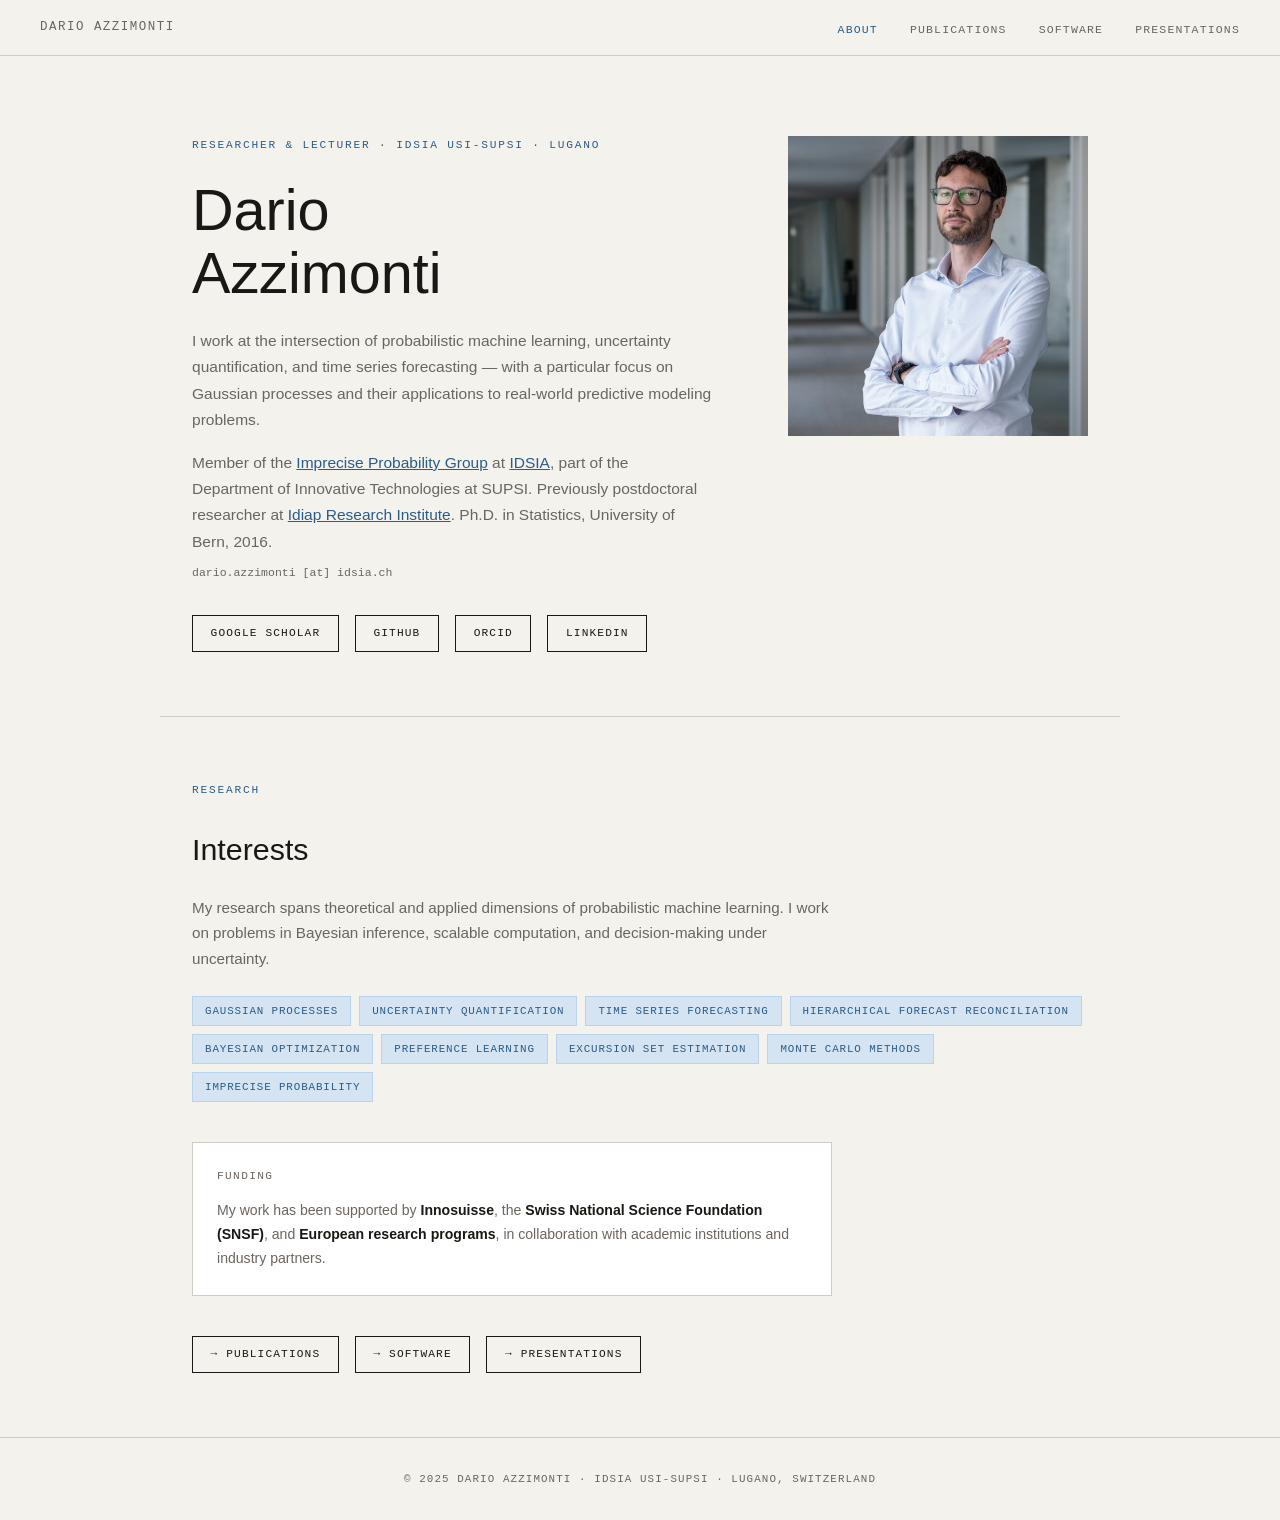
<file: index.html>
<!DOCTYPE html>
<html lang="en">
<head>
  <meta charset="UTF-8" />
  <meta name="viewport" content="width=device-width, initial-scale=1.0"/>
  <meta name="google-site-verification" content="cHqIVxnvLTUUlIMS-2P723vXg54IjlJiw1Raj-4EVIY" />
  <!-- Open Graph / link preview -->
  <meta property="og:type"        content="website">
  <meta property="og:url"         content="https://dazzimonti.github.io/">
  <meta property="og:title"       content="Dario Azzimonti">
  <meta property="og:description" content="Researcher at IDSIA USI-SUPSI working on probabilistic machine learning, uncertainty quantification, and time series forecasting.">
  <meta property="og:image"       content="https://dazzimonti.github.io/assets/DarioAzzimonti_square.png">

  <!-- Twitter/X card (also used by some other apps) -->
  <meta name="twitter:card"        content="summary_large_image">
  <meta name="twitter:title"       content="Dario Azzimonti">
  <meta name="twitter:description" content="Researcher at IDSIA USI-SUPSI working on probabilistic machine learning, uncertainty quantification, and time series forecasting.">
  <meta name="twitter:image"       content="https://dazzimonti.github.io/assets/DarioAzzimonti_square.png">
  <title>Dario Azzimonti</title>
  <link rel="stylesheet" href="css/style.css">
</head>
<body>

<nav>
  <a class="nav-name" href="index.html">Dario Azzimonti</a>
  <ul class="nav-links">
    <li><a href="index.html" class="active">About</a></li>
    <li><a href="publications.html">Publications</a></li>
    <li><a href="software.html">Software</a></li>
    <li><a href="presentations.html">Presentations</a></li>
  </ul>
</nav>

<!-- HERO -->
<div class="page hero-grid" style="display:grid; grid-template-columns:1fr 300px; gap:4rem; align-items:start; padding-top:5rem;">
  <div style="opacity:0; animation: fadeUp 0.8s ease forwards 0.1s;">
    <p class="section-label">Researcher &amp; Lecturer · IDSIA USI-SUPSI · Lugano</p>
    <h1>Dario<br>Azzimonti</h1>
    <p style="color:var(--muted); font-size:0.97rem; max-width:520px; margin-top:1.4rem; margin-bottom:1rem;">
      I work at the intersection of probabilistic machine learning, uncertainty quantification, and time series forecasting — with a particular focus on Gaussian processes and their applications to real-world predictive modeling problems.
    </p>
    <p style="color:var(--muted); font-size:0.97rem; max-width:520px; margin-bottom:0.5rem;">
      Member of the <a href="http://ipg.idsia.ch/" style="color:var(--accent)">Imprecise Probability Group</a> at <a href="http://www.idsia.ch/" style="color:var(--accent)">IDSIA</a>, part of the Department of Innovative Technologies at SUPSI. Previously postdoctoral researcher at <a href="http://www.idiap.ch/" style="color:var(--accent)">Idiap Research Institute</a>. Ph.D. in Statistics, University of Bern, 2016.
    </p>
    <p style="font-family:var(--mono); font-size:0.72rem; color:var(--muted); margin-bottom:2rem;">
      dario.azzimonti [at] idsia.ch
    </p>
    <div style="display:flex; gap:1rem; flex-wrap:wrap;">
      <a class="btn" href="https://scholar.google.ch/citations?user=CibU0GIAAAAJ&hl=en" target="_blank">Google Scholar</a>
      <a class="btn" href="https://github.com/dazzimonti" target="_blank">GitHub</a>
      <a class="btn" href="https://orcid.org/0000-0001-5080-3061" target="_blank">ORCID</a>
      <a class="btn" href="https://www.linkedin.com/in/dario-filippo-azzimonti-57016754" target="_blank">LinkedIn</a>
    </div>
  </div>

  <div style="opacity:0; animation: fadeIn 1s ease forwards 0.3s; position:relative;">
    <img src="assets/DarioAzzimonti_square.png" alt="Dario Azzimonti" style="width:100%; display:block; filter:grayscale(20%);">
  </div>
</div>

<!-- RESEARCH INTERESTS -->
<div class="page" style="border-top:1px solid var(--rule);">
  <p class="section-label">Research</p>
  <h2>Interests</h2>
  <p style="color:var(--muted); max-width:640px; font-size:0.95rem; margin-bottom:1.5rem;">
    My research spans theoretical and applied dimensions of probabilistic machine learning. I work on problems in Bayesian inference, scalable computation, and decision-making under uncertainty.
  </p>
  <div style="display:flex; flex-wrap:wrap; gap:0.5rem;">
    <span class="tag">Gaussian Processes</span>
    <span class="tag">Uncertainty Quantification</span>
    <span class="tag">Time Series Forecasting</span>
    <span class="tag">Hierarchical Forecast Reconciliation</span>
    <span class="tag">Bayesian Optimization</span>
    <span class="tag">Preference Learning</span>
    <span class="tag">Excursion Set Estimation</span>
    <span class="tag">Monte Carlo Methods</span>
    <span class="tag">Imprecise Probability</span>
  </div>

  <div style="margin-top:2.5rem; padding:1.5rem; background:var(--card); border:1px solid var(--rule); max-width:640px;">
    <p style="font-family:var(--mono); font-size:0.7rem; letter-spacing:0.12em; text-transform:uppercase; color:var(--muted); margin-bottom:0.8rem;">Funding</p>
    <p style="font-size:0.88rem; color:var(--muted); line-height:1.7;">
      My work has been supported by <strong style="color:var(--ink)">Innosuisse</strong>, the <strong style="color:var(--ink)">Swiss National Science Foundation (SNSF)</strong>, and <strong style="color:var(--ink)">European research programs</strong>, in collaboration with academic institutions and industry partners.
    </p>
  </div>

  <div style="margin-top:2.5rem; display:flex; gap:1rem; flex-wrap:wrap;">
    <a class="btn" href="publications.html">→ Publications</a>
    <a class="btn" href="software.html">→ Software</a>
    <a class="btn" href="presentations.html">→ Presentations</a>
  </div>
</div>

<footer>
  © 2025 Dario Azzimonti · IDSIA USI-SUPSI · Lugano, Switzerland
</footer>

</body>
</html>
</file>
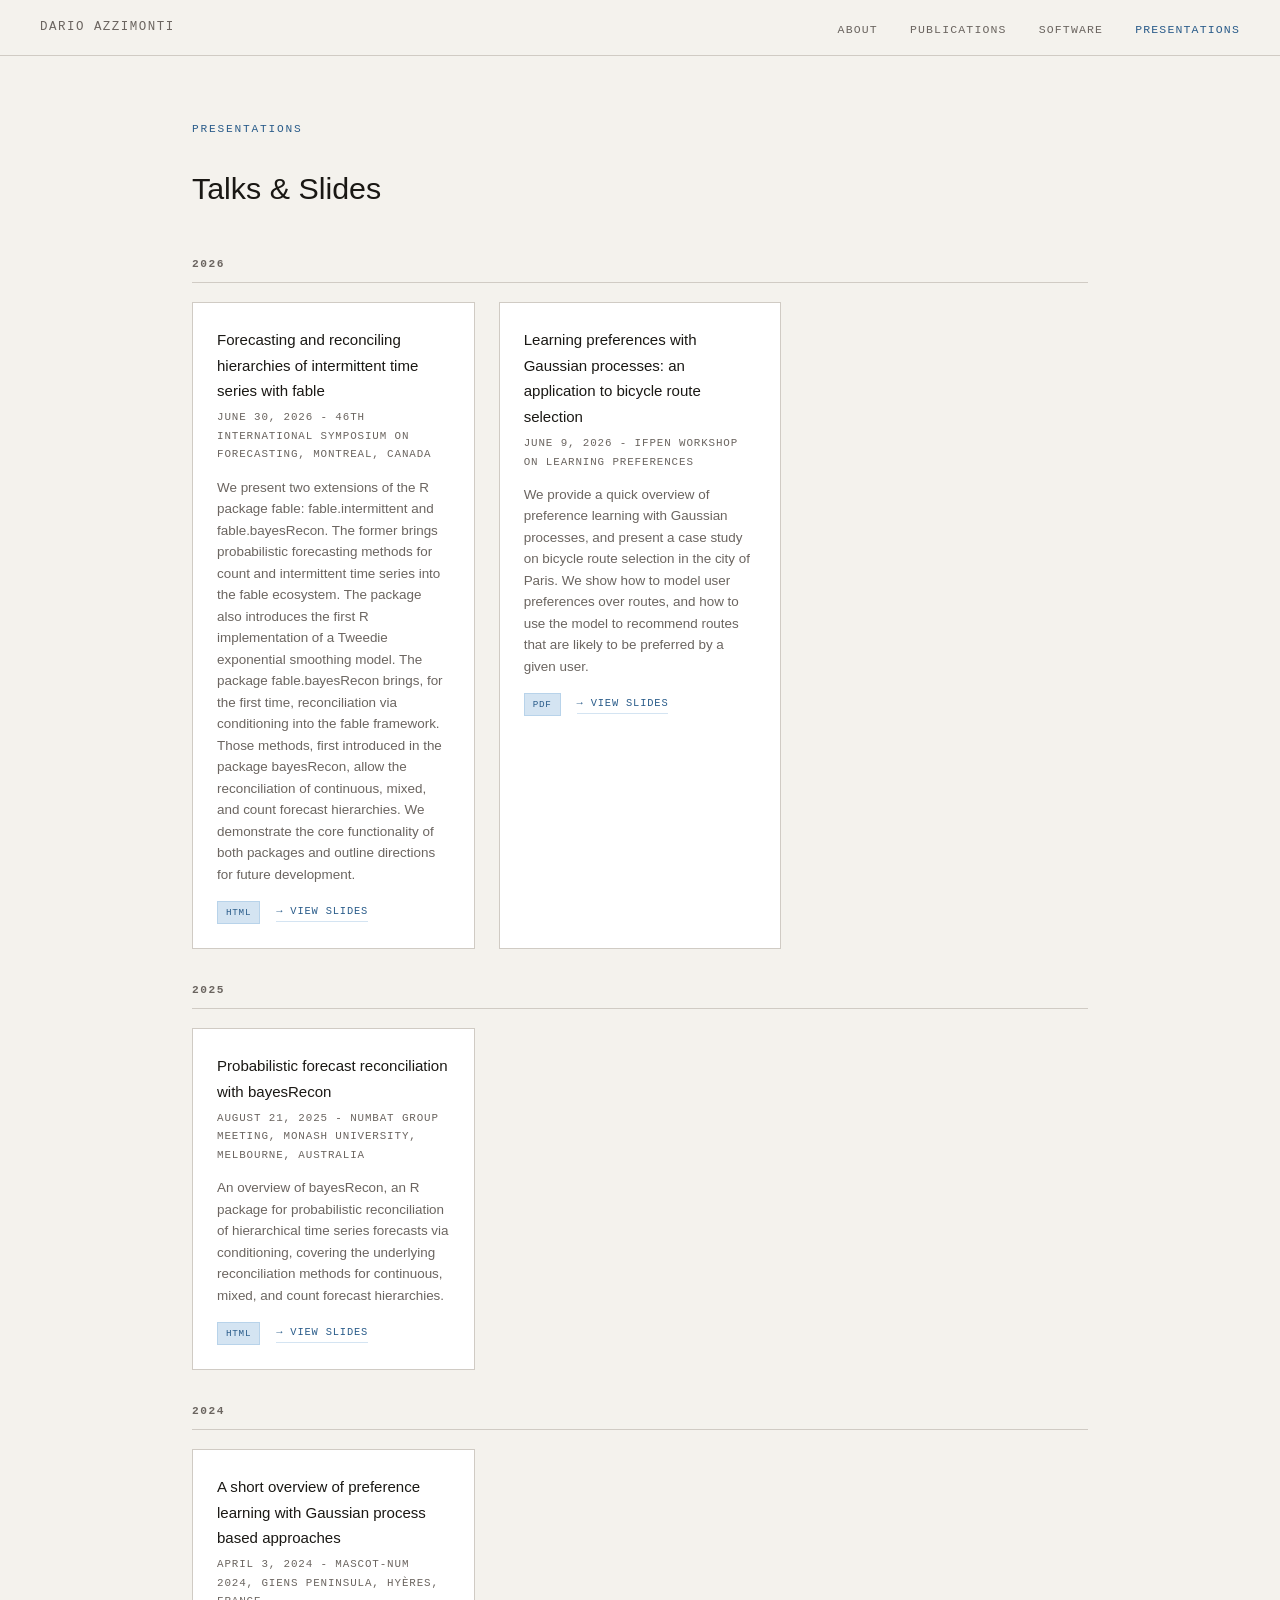
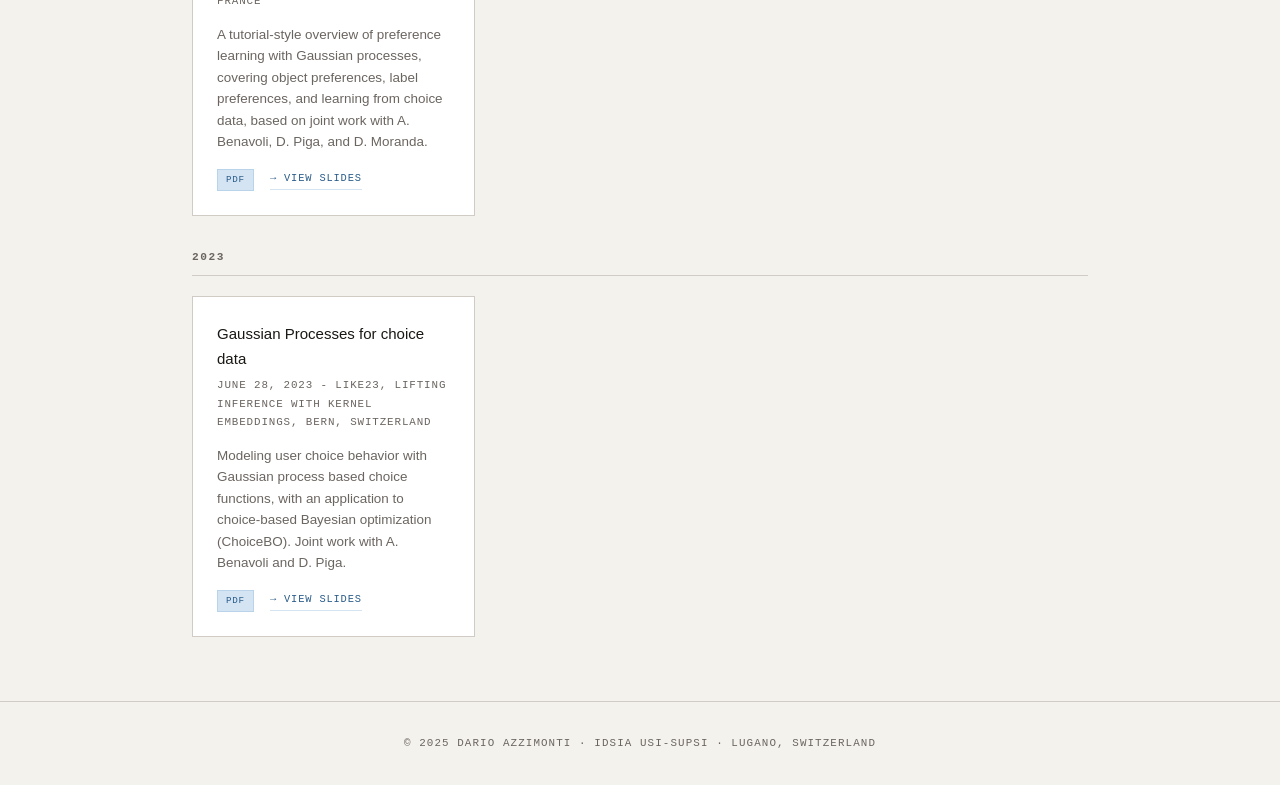
<file: presentations.html>
<!DOCTYPE html>
<html lang="en">
<head>
  <meta charset="UTF-8" />
  <meta name="viewport" content="width=device-width, initial-scale=1.0"/>
  <title>Presentations · Dario Azzimonti</title>
  <link rel="stylesheet" href="css/style.css">
</head>
<body>

<nav>
  <a class="nav-name" href="index.html">Dario Azzimonti</a>
  <ul class="nav-links">
    <li><a href="index.html">About</a></li>
    <li><a href="publications.html">Publications</a></li>
    <li><a href="software.html">Software</a></li>
    <li><a href="presentations.html" class="active">Presentations</a></li>
  </ul>
</nav>

<div class="page">
  <p class="section-label">Presentations</p>
  <h2>Talks &amp; Slides</h2>
  <!-- <p style="color:var(--muted); font-size:0.88rem; margin-bottom:0.5rem;">
    To update this page, edit presentations.html directly.
    Each talk is a .talk-card block — copy an existing one and fill in the fields.
    For local files, drop the PDF/HTML into assets/presentations/ and point the link there;
    for externally hosted slides, link out to the URL directly.
  -->

  <!-- ══════════════════════════════════════════
       2026
  ══════════════════════════════════════════ -->
  <h3 style="margin-top:2.5rem;">2026</h3>
  <div class="software-grid">

    <div class="talk-card">
      <div class="talk-title">Forecasting and reconciling hierarchies of intermittent time series with fable</div>
      <div class="talk-meta">June 30, 2026 - 46th International Symposium On Forecasting, Montreal, Canada</div>
      <div class="talk-desc">
        We present two extensions of the R package fable: fable.intermittent and fable.bayesRecon. The former brings probabilistic forecasting methods for count and intermittent time series into the fable ecosystem. The package also introduces the first R implementation of a Tweedie exponential smoothing model. The package fable.bayesRecon brings, for the first time, reconciliation via conditioning into the fable framework. Those methods, first introduced in the package bayesRecon, allow the reconciliation of continuous, mixed, and count forecast hierarchies. We demonstrate the core functionality of both packages and outline directions for future development.
      </div>
      <div class="talk-links">
        <span class="talk-format">HTML</span>
        <a class="talk-link" href="assets/presentations/ISF2026.html" target="_blank">→ View slides</a>
      </div>
    </div>

    <div class="talk-card">
      <div class="talk-title">Learning preferences with Gaussian processes: an application to bicycle route selection</div>
      <div class="talk-meta">June 9, 2026 - IFPEN workshop on learning preferences</div>
      <div class="talk-desc">
        We provide a quick overview of preference learning with Gaussian processes, and present a case study on bicycle route selection in the city of Paris. We show how to model user preferences over routes, and how to use the model to recommend routes that are likely to be preferred by a given user.
      </div>
      <div class="talk-links">
        <span class="talk-format">PDF</span>
        <a class="talk-link" href="assets/presentations/Azzimonti_IFPEN.pdf" target="_blank">→ View slides</a>
      </div>
    </div>

  </div>

  <!-- ══════════════════════════════════════════
       2025
  ══════════════════════════════════════════ -->
  <h3>2025</h3>
  <div class="software-grid">

    <div class="talk-card">
      <div class="talk-title">Probabilistic forecast reconciliation with bayesRecon</div>
      <div class="talk-meta">August 21, 2025 - NUMBAT Group meeting, Monash University, Melbourne, Australia</div>
      <div class="talk-desc">
        An overview of bayesRecon, an R package for probabilistic reconciliation of hierarchical time series forecasts via conditioning, covering the underlying reconciliation methods for continuous, mixed, and count forecast hierarchies.
      </div>
      <div class="talk-links">
        <span class="talk-format">HTML</span>
        <a class="talk-link" href="assets/presentations/numbat2025.html" target="_blank">→ View slides</a>
      </div>
    </div>

  </div>

  <!-- ══════════════════════════════════════════
       2024
  ══════════════════════════════════════════ -->
  <h3>2024</h3>
  <div class="software-grid">

    <div class="talk-card">
      <div class="talk-title">A short overview of preference learning with Gaussian process based approaches</div>
      <div class="talk-meta">April 3, 2024 - MASCOT-NUM 2024, Giens Peninsula, Hyères, France</div>
      <div class="talk-desc">
        A tutorial-style overview of preference learning with Gaussian processes, covering object preferences, label preferences, and learning from choice data, based on joint work with A. Benavoli, D. Piga, and D. Moranda.
      </div>
      <div class="talk-links">
        <span class="talk-format">PDF</span>
        <a class="talk-link" href="assets/presentations/Azzimonti_MASCOTNUM_2024.pdf" target="_blank">→ View slides</a>
      </div>
    </div>

  </div>

  <!-- ══════════════════════════════════════════
       2023
  ══════════════════════════════════════════ -->
  <h3>2023</h3>
  <div class="software-grid">

    <div class="talk-card">
      <div class="talk-title">Gaussian Processes for choice data</div>
      <div class="talk-meta">June 28, 2023 - LIKE23, Lifting Inference with Kernel Embeddings, Bern, Switzerland</div>
      <div class="talk-desc">
        Modeling user choice behavior with Gaussian process based choice functions, with an application to choice-based Bayesian optimization (ChoiceBO). Joint work with A. Benavoli and D. Piga.
      </div>
      <div class="talk-links">
        <span class="talk-format">PDF</span>
        <a class="talk-link" href="assets/presentations/Azzimonti_LIKE2023.pdf" target="_blank">→ View slides</a>
      </div>
    </div>

  </div>
</div>

<footer>
  © 2025 Dario Azzimonti · IDSIA USI-SUPSI · Lugano, Switzerland
</footer>

</body>
</html>
</file>
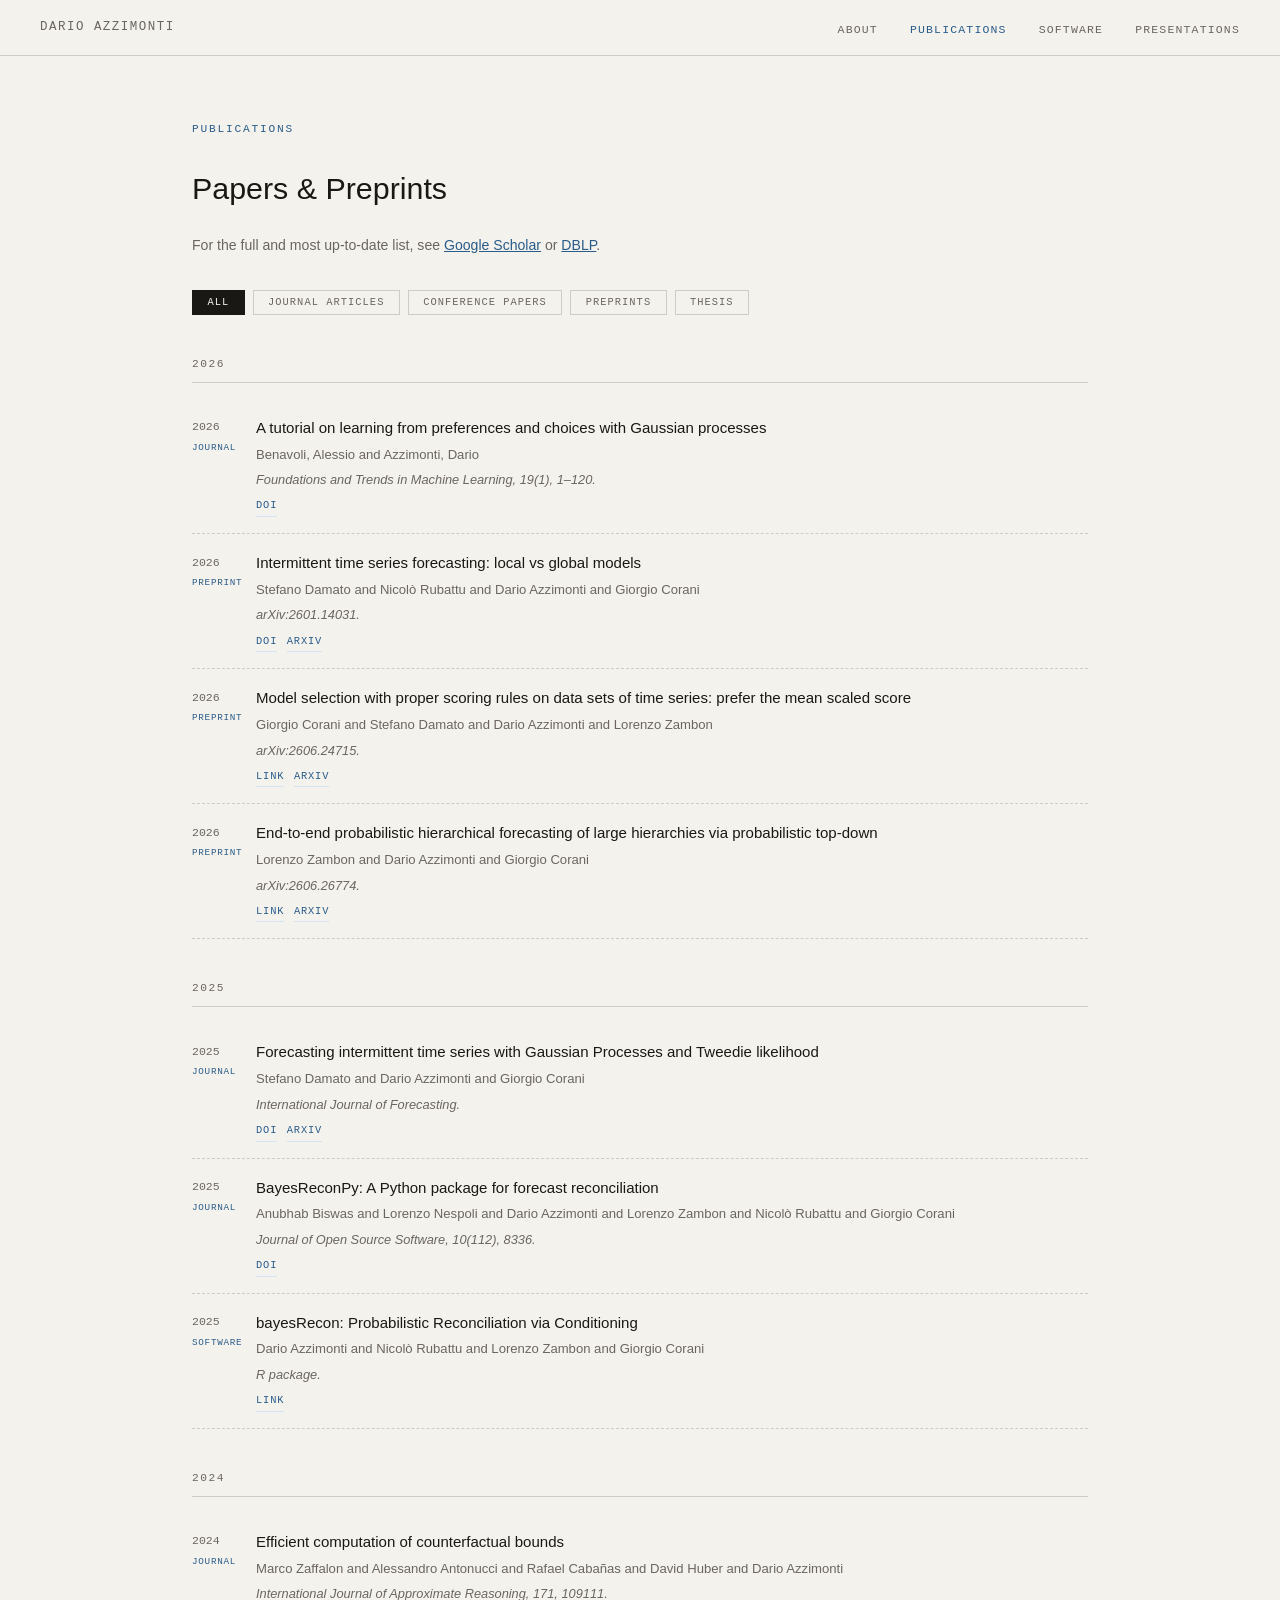
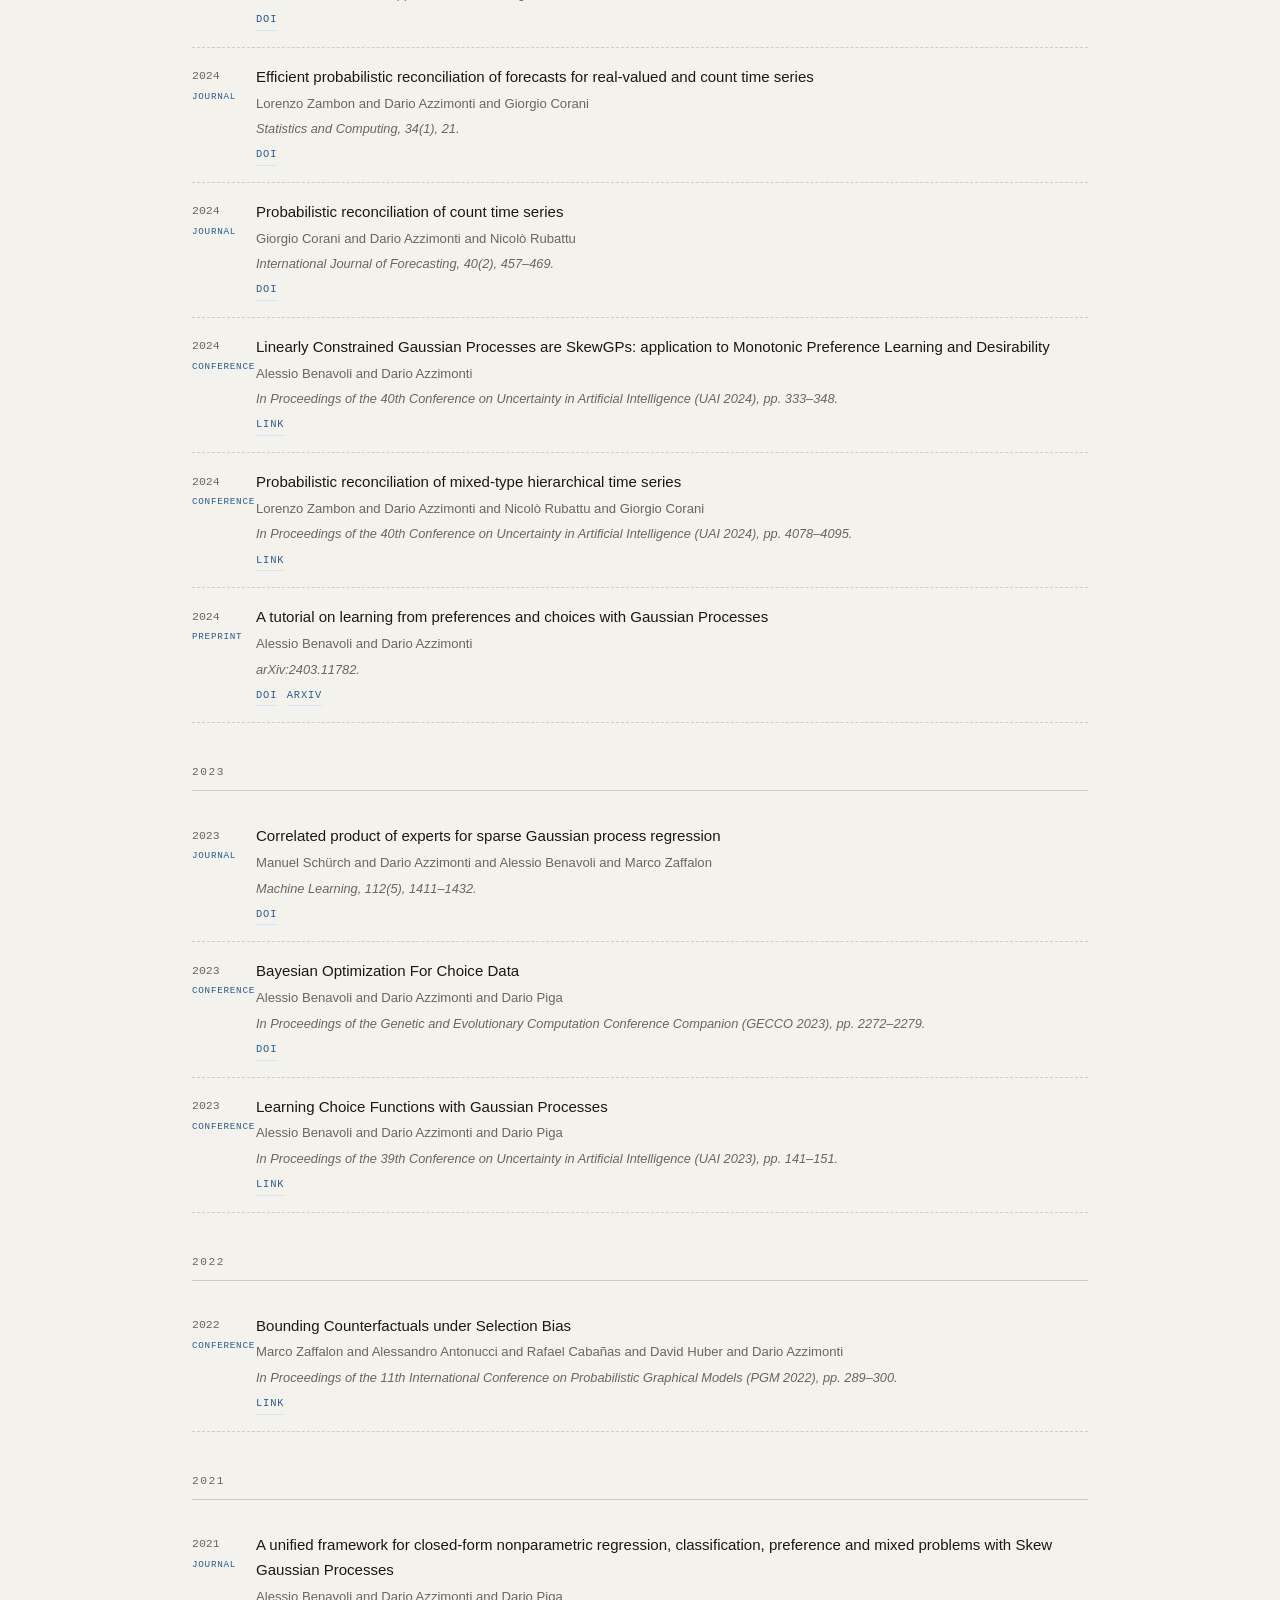
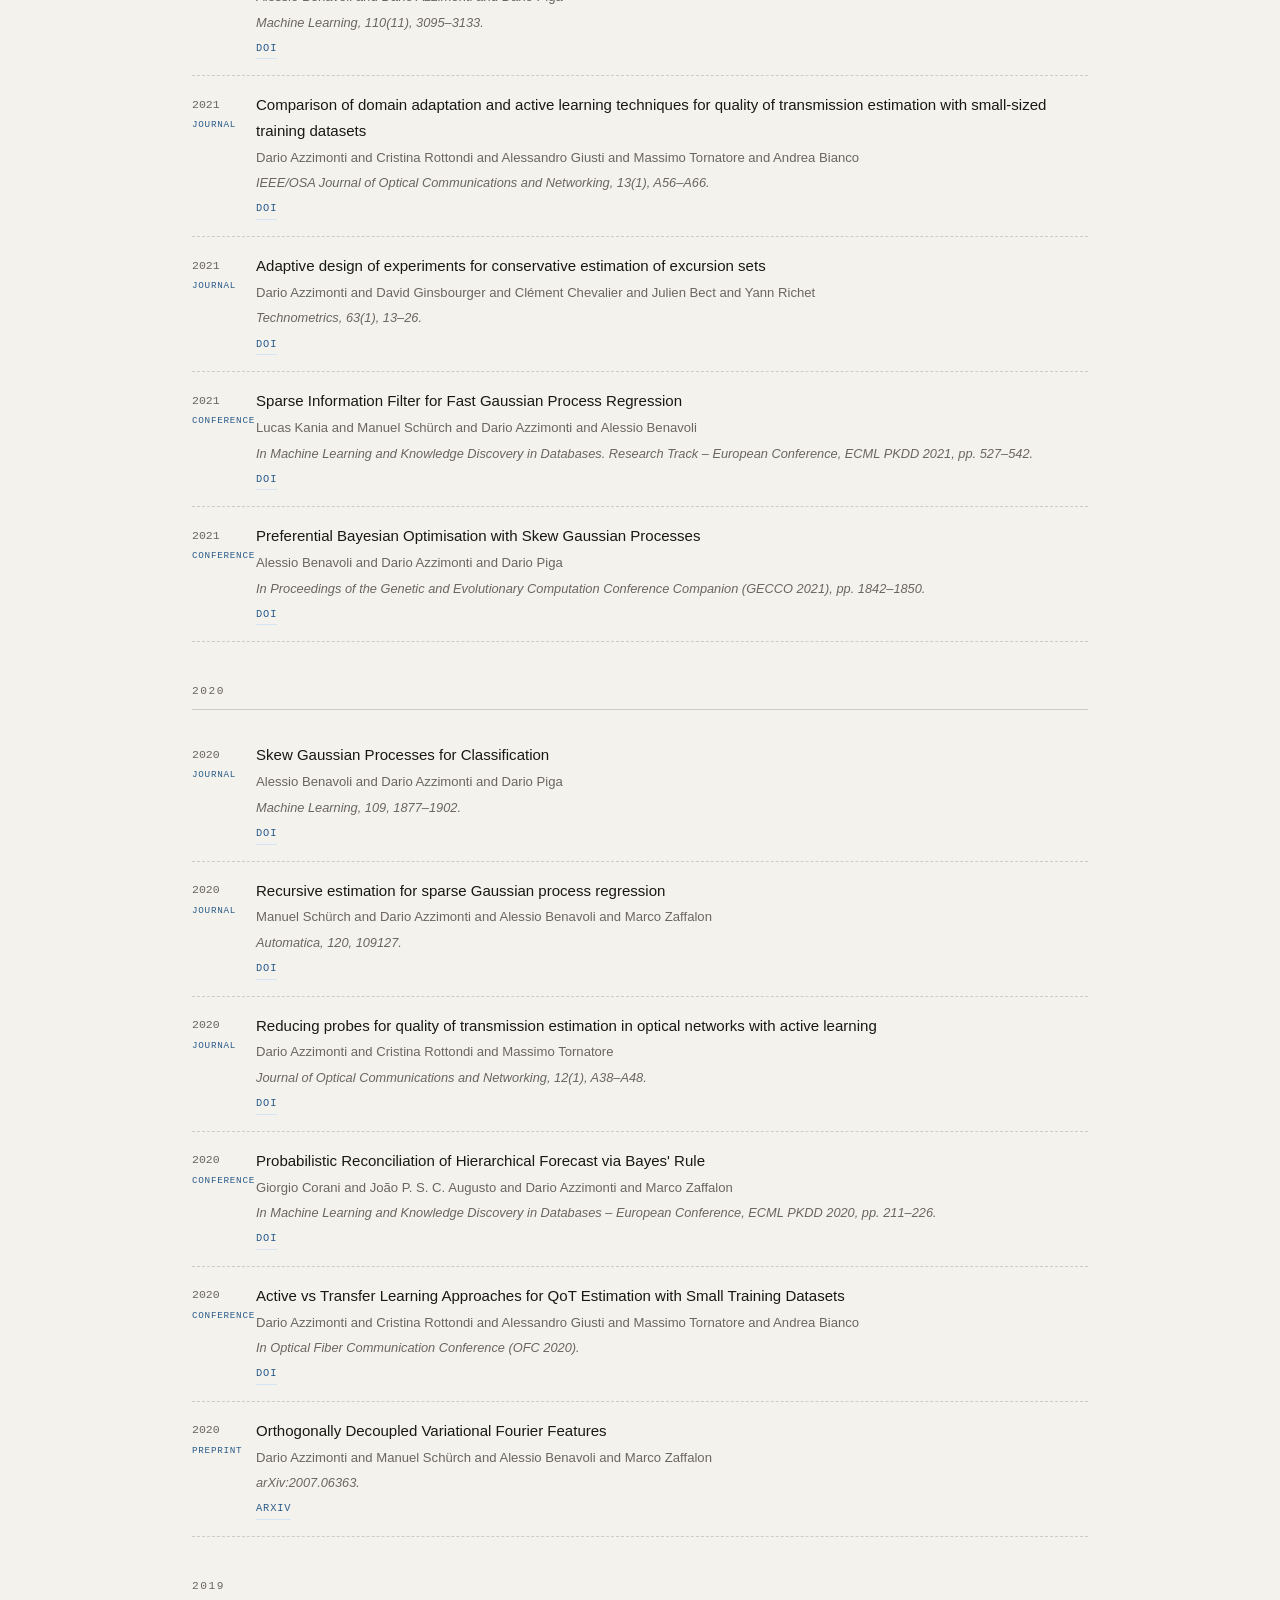
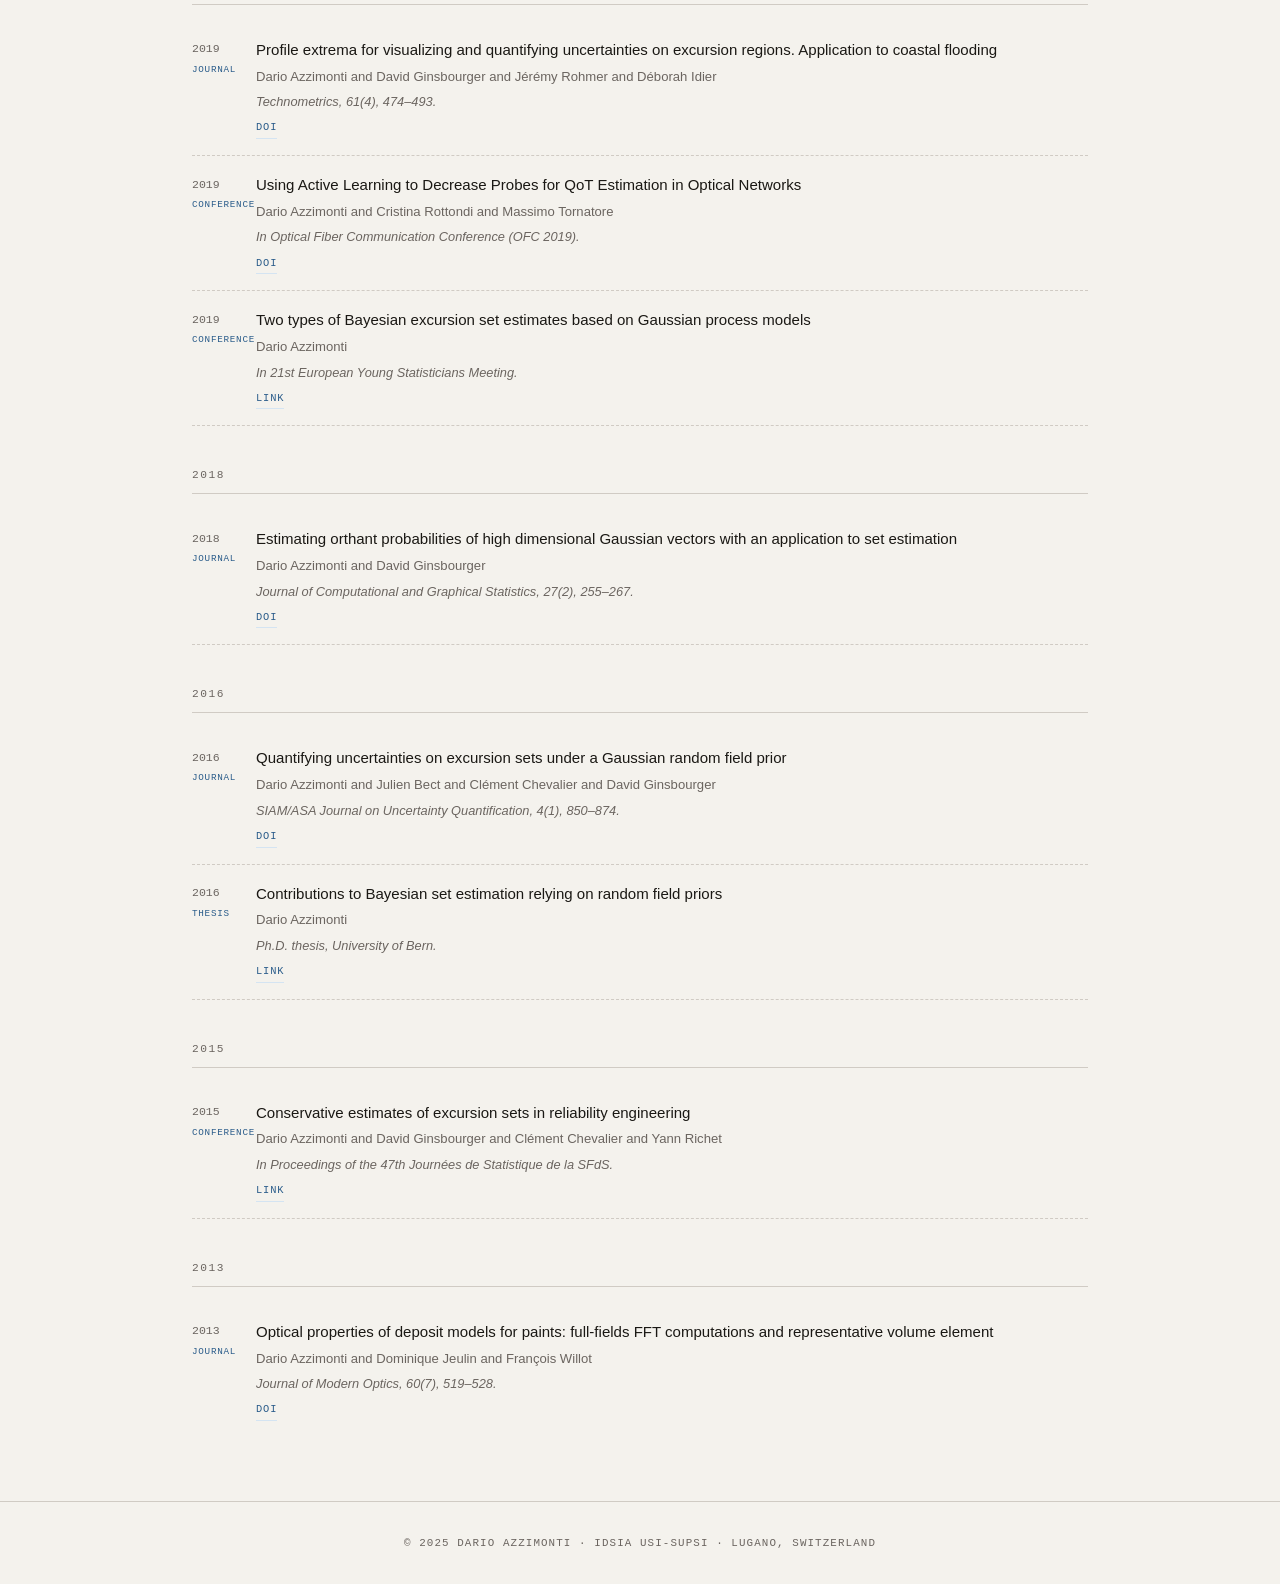
<file: publications.html>
<!DOCTYPE html>
<html lang="en">
<head>
  <meta charset="UTF-8" />
  <meta name="viewport" content="width=device-width, initial-scale=1.0"/>
  <title>Publications · Dario Azzimonti</title>
  <link rel="stylesheet" href="css/style.css">
  <style>
    #bib-loading {
      font-family: var(--mono);
      font-size: 0.75rem;
      color: var(--muted);
      letter-spacing: 0.1em;
      padding: 2rem 0;
    }
    .filter-bar {
      display: flex;
      gap: 0.5rem;
      flex-wrap: wrap;
      margin-bottom: 2.5rem;
    }
    .filter-btn {
      font-family: var(--mono);
      font-size: 0.65rem;
      letter-spacing: 0.1em;
      text-transform: uppercase;
      padding: 0.35rem 0.9rem;
      border: 1px solid var(--rule);
      background: transparent;
      color: var(--muted);
      cursor: pointer;
      transition: all 0.2s;
    }
    .filter-btn:hover, .filter-btn.active {
      background: var(--ink);
      color: var(--bg);
      border-color: var(--ink);
    }
    .year-header {
      font-family: var(--mono);
      font-size: 0.7rem;
      letter-spacing: 0.14em;
      text-transform: uppercase;
      color: var(--muted);
      border-bottom: 1px solid var(--rule);
      padding-bottom: 0.5rem;
      margin: 2.5rem 0 1rem;
    }
    .pub-entry.hidden { display: none; }
    .pub-type-badge {
      display: inline-block;
      font-family: var(--mono);
      font-size: 0.58rem;
      letter-spacing: 0.08em;
      text-transform: uppercase;
      color: var(--accent);
      margin-top: 0.15rem;
    }
  </style>
</head>
<body>

<nav>
  <a class="nav-name" href="index.html">Dario Azzimonti</a>
  <ul class="nav-links">
    <li><a href="index.html">About</a></li>
    <li><a href="publications.html" class="active">Publications</a></li>
    <li><a href="software.html">Software</a></li>
    <li><a href="presentations.html">Presentations</a></li>
  </ul>
</nav>

<div class="page">
  <p class="section-label">Publications</p>
  <h2>Papers &amp; Preprints</h2>
  <p style="color:var(--muted); font-size:0.88rem; margin-bottom:2rem;">
    For the full and most up-to-date list, see
    <a href="https://scholar.google.ch/citations?user=CibU0GIAAAAJ&hl=en" style="color:var(--accent)" target="_blank">Google Scholar</a>
    or <a href="https://dblp.org/pid/241/9859.html" style="color:var(--accent)" target="_blank">DBLP</a>.
  </p>

  <div class="filter-bar">
    <button class="filter-btn active" data-filter="all">All</button>
    <button class="filter-btn" data-filter="article">Journal Articles</button>
    <button class="filter-btn" data-filter="inproceedings">Conference Papers</button>
    <button class="filter-btn" data-filter="misc">Preprints</button>
    <button class="filter-btn" data-filter="phdthesis">Thesis</button>
  </div>

  <div id="bib-loading">Loading publications…</div>
  <div id="pub-list"></div>
</div>

<footer>
  © 2025 Dario Azzimonti · IDSIA USI-SUPSI · Lugano, Switzerland
</footer>

<script>
// ─────────────────────────────────────────────
// BibTeX parser
// ─────────────────────────────────────────────
function parseBib(text) {
  const entries = [];
  text = text.replace(/^%[^\n]*/gm, '');

  const entryRe = /@(\w+)\s*\{([^,\s]+)\s*,/g;
  let match;
  while ((match = entryRe.exec(text)) !== null) {
    const type = match[1].toLowerCase();
    if (['comment','string','preamble'].includes(type)) continue;
    const key   = match[2].trim();
    const start = match.index + match[0].length;

    // Walk forward to find the matching closing brace
    let depth = 1, i = start;
    while (i < text.length && depth > 0) {
      if (text[i] === '{') depth++;
      else if (text[i] === '}') depth--;
      i++;
    }
    const body = text.slice(start, i - 1);
    const fields = parseFields(body);
    entries.push({ type, key, ...fields });
  }
  return entries;
}

function parseFields(body) {
  const fields = {};
  let i = 0;
  while (i < body.length) {
    while (i < body.length && /[\s,]/.test(body[i])) i++;
    if (i >= body.length) break;

    // Field name
    const nameStart = i;
    while (i < body.length && body[i] !== '=') i++;
    const name = body.slice(nameStart, i).trim().toLowerCase();
    i++; // skip '='

    while (i < body.length && /\s/.test(body[i])) i++;
    if (i >= body.length) break;

    let value = '';
    if (body[i] === '{') {
      let depth = 0, start = i;
      while (i < body.length) {
        if (body[i] === '{') depth++;
        else if (body[i] === '}') { depth--; if (depth === 0) { i++; break; } }
        i++;
      }
      value = body.slice(start + 1, i - 1);
    } else if (body[i] === '"') {
      i++;
      const start = i;
      while (i < body.length && body[i] !== '"') i++;
      value = body.slice(start, i);
      i++;
    } else {
      const start = i;
      while (i < body.length && !/[,}]/.test(body[i])) i++;
      value = body.slice(start, i).trim();
    }

    if (name) fields[name] = cleanLatex(value.trim());
  }
  return fields;
}

function cleanLatex(s) {
  const acuteMap  = {a:'á',e:'é',i:'í',o:'ó',u:'ú',A:'Á',E:'É',I:'Í',O:'Ó',U:'Ú'};
  const umlautMap = {a:'ä',e:'ë',i:'ï',o:'ö',u:'ü',A:'Ä',E:'Ë',I:'Ï',O:'Ö',U:'Ü'};
  return s
    .replace(/\{\\'([aeiouAEIOU])\}/g,  (_, c) => acuteMap[c]  || c)
    .replace(/\\'(\w)/g,                (_, c) => acuteMap[c]  || c)
    .replace(/\{\\"([aeiouAEIOU])\}/g,  (_, c) => umlautMap[c] || c)
    .replace(/\\"(\w)/g,                (_, c) => umlautMap[c] || c)
    .replace(/\{\\~([nN])\}/g, (_, c) => c === 'n' ? 'ñ' : 'Ñ')
    .replace(/\\~\{([nN])\}/g, (_, c) => c === 'n' ? 'ñ' : 'Ñ')
    .replace(/\{\\c\{?([cC])\}?\}/g,   (_, c) => c === 'c' ? 'ç' : 'Ç')
    .replace(/\{\\v\{?([sS])\}?\}/g,   (_, c) => c === 's' ? 'š' : 'Š')
    .replace(/\{\\o\}/g, 'ø')
    .replace(/\\&/g, '&')
    .replace(/---/g, '—').replace(/--/g, '–')
    .replace(/[{}]/g, '')
    .replace(/\s+/g, ' ')
    .trim();
}

// ─────────────────────────────────────────────
// Format one entry as APA-like HTML
// ─────────────────────────────────────────────
function formatEntry(e) {
  const type = e.type;

  let venue = '';
  if (type === 'article') {
    const j = e.journal || '';
    const v = e.volume  ? `, <em>${e.volume}</em>` : '';
    const n = e.number  ? `(${e.number})`          : '';
    const p = e.pages   ? `, ${e.pages.replace('--','–')}` : '';
    venue = `<em>${j}</em>${v}${n}${p}.`;

  } else if (type === 'inproceedings') {
    const b = e.booktitle || '';
    const p = e.pages ? `, pp. ${e.pages.replace('--','–')}` : '';
    venue = `In <em>${b}</em>${p}.`;

  } else if (type === 'phdthesis') {
    venue = `Ph.D. thesis, ${e.school || ''}.`;

  } else if (type === 'misc') {
    if (e.eprint) {
      const prefix = e.archiveprefix || 'arXiv';
      venue = `<em>${prefix}</em>:${e.eprint}.`;
    } else if (e.note) {
      venue = e.note + '.';
    }

  } else if (type === 'manual') {
    venue = e.note ? e.note + '.' : 'R package.';
  }

  // Links
  let links = '';
  if (e.doi)              links += `<a class="pub-link" href="https://doi.org/${e.doi}" target="_blank">doi</a>`;
  if (e.url && !e.doi)    links += `<a class="pub-link" href="${e.url}" target="_blank">link</a>`;
  if (e.eprint)           links += `<a class="pub-link" href="https://arxiv.org/abs/${e.eprint}" target="_blank">arXiv</a>`;

  return { venue, links };
}

// ─────────────────────────────────────────────
// Build DOM
// ─────────────────────────────────────────────
function buildPubList(entries) {
  const typePriority = { article:0, inproceedings:1, misc:2, manual:3, phdthesis:4 };
  entries.sort((a, b) => {
    const dy = (parseInt(b.year)||0) - (parseInt(a.year)||0);
    if (dy !== 0) return dy;
    return (typePriority[a.type]??5) - (typePriority[b.type]??5);
  });

  const byYear = {};
  entries.forEach(e => {
    const y = e.year || 'n.d.';
    (byYear[y] = byYear[y] || []).push(e);
  });

  const typeBadge = {
    article:       'Journal',
    inproceedings: 'Conference',
    misc:          'Preprint',
    manual:        'Software',
    phdthesis:     'Thesis',
  };

  const container = document.getElementById('pub-list');
  container.innerHTML = '';

  Object.keys(byYear).sort((a,b) => (parseInt(b)||0) - (parseInt(a)||0)).forEach(year => {
    const yearEl = document.createElement('div');
    yearEl.className = 'year-header';
    yearEl.textContent = year;
    container.appendChild(yearEl);

    byYear[year].forEach(e => {
      const { venue, links } = formatEntry(e);
      const badge = typeBadge[e.type] || e.type;

      const div = document.createElement('div');
      div.className = 'pub pub-entry';
      div.dataset.entrytype = e.type;   // ← used by filter buttons

      div.innerHTML = `
        <div class="pub-year">
          ${e.year || ''}
          <br><span class="pub-type-badge">${badge}</span>
        </div>
        <div class="pub-content">
          <div class="pub-title">${e.title || '—'}</div>
          <div class="pub-authors">${e.author || ''}</div>
          ${venue ? `<div class="pub-venue">${venue}</div>` : ''}
          ${links ? `<div class="pub-links">${links}</div>` : ''}
        </div>`;

      container.appendChild(div);
    });
  });

  setupFilters();
}

// ─────────────────────────────────────────────
// Filter buttons
// ─────────────────────────────────────────────
function setupFilters() {
  document.querySelectorAll('.filter-btn').forEach(btn => {
    btn.addEventListener('click', function () {
      document.querySelectorAll('.filter-btn').forEach(b => b.classList.remove('active'));
      this.classList.add('active');
      const filter = this.dataset.filter;

      document.querySelectorAll('.pub-entry').forEach(el => {
        el.classList.toggle('hidden', filter !== 'all' && el.dataset.entrytype !== filter);
      });

      // Hide year headers with no visible entries
      document.querySelectorAll('.year-header').forEach(header => {
        let sib = header.nextElementSibling;
        let anyVisible = false;
        while (sib && !sib.classList.contains('year-header')) {
          if (!sib.classList.contains('hidden')) { anyVisible = true; break; }
          sib = sib.nextElementSibling;
        }
        header.style.display = anyVisible ? '' : 'none';
      });
    });
  });
}

// ─────────────────────────────────────────────
// Fetch and run
// ─────────────────────────────────────────────
fetch('assets/publications.bib')
  .then(r => { if (!r.ok) throw new Error('HTTP ' + r.status); return r.text(); })
  .then(text => {
    document.getElementById('bib-loading').style.display = 'none';
    buildPubList(parseBib(text));
  })
  .catch(err => {
    document.getElementById('bib-loading').textContent =
      'Could not load publications.bib. Please check the file path. (' + err.message + ')';
  });
</script>

</body>
</html>
</file>
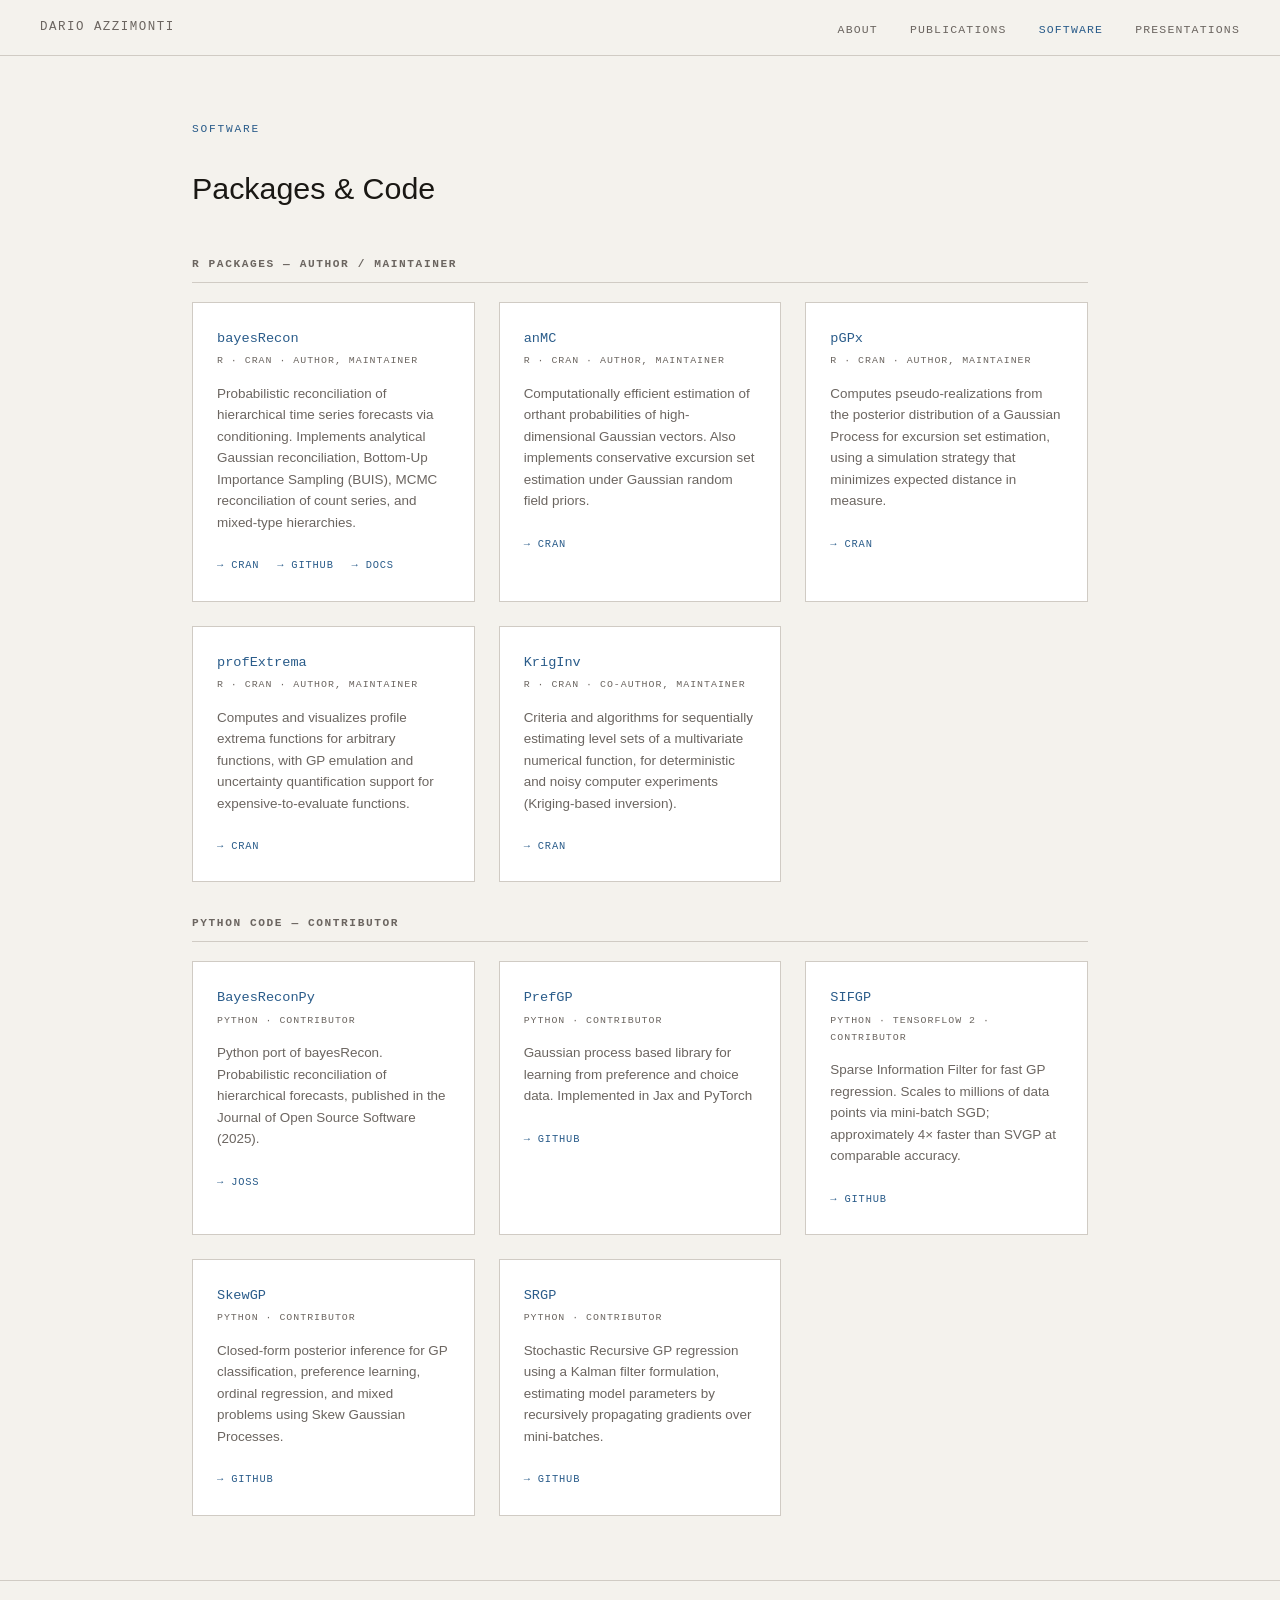
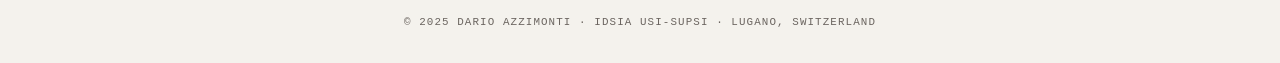
<file: software.html>
<!DOCTYPE html>
<html lang="en">
<head>
  <meta charset="UTF-8" />
  <meta name="viewport" content="width=device-width, initial-scale=1.0"/>
  <title>Software · Dario Azzimonti</title>
  <link rel="stylesheet" href="css/style.css">
</head>
<body>

<nav>
  <a class="nav-name" href="index.html">Dario Azzimonti</a>
  <ul class="nav-links">
    <li><a href="index.html">About</a></li>
    <li><a href="publications.html">Publications</a></li>
    <li><a href="software.html" class="active">Software</a></li>
    <li><a href="presentations.html">Presentations</a></li>
  </ul>
</nav>

<div class="page">
  <p class="section-label">Software</p>
  <h2>Packages &amp; Code</h2>
  <!-- <p style="color:var(--muted); font-size:0.88rem; margin-bottom:0.5rem;">
    To update this page, edit <code style="font-family:var(--mono); font-size:0.8em;">software.html</code> directly.
    Each package is a <code style="font-family:var(--mono); font-size:0.8em;">.pkg-card</code> block — copy an existing one and fill in the fields.
  </p> -->

  <!-- ══════════════════════════════════════════
       R PACKAGES — AUTHOR / MAINTAINER
  ══════════════════════════════════════════ -->
  <h3 style="margin-top:2.5rem;">R Packages — Author / Maintainer</h3>
  <div class="software-grid">

    <div class="pkg-card">
      <div class="pkg-name">bayesRecon</div>
      <div class="pkg-lang">R · CRAN · author, maintainer</div>
      <div class="pkg-desc">
        Probabilistic reconciliation of hierarchical time series forecasts via conditioning.
        Implements analytical Gaussian reconciliation, Bottom-Up Importance Sampling (BUIS),
        MCMC reconciliation of count series, and mixed-type hierarchies.
      </div>
      <a class="pkg-link" href="https://CRAN.R-project.org/package=bayesRecon" target="_blank">→ CRAN</a>
      &nbsp;&nbsp;
      <a class="pkg-link" href="https://github.com/IDSIA/bayesRecon" target="_blank">→ GitHub</a>
      &nbsp;&nbsp;
      <a class="pkg-link" href="https://idsia.github.io/bayesRecon/" target="_blank">→ Docs</a>
    </div>

    <div class="pkg-card">
      <div class="pkg-name">anMC</div>
      <div class="pkg-lang">R · CRAN · author, maintainer</div>
      <div class="pkg-desc">
        Computationally efficient estimation of orthant probabilities of high-dimensional Gaussian vectors.
        Also implements conservative excursion set estimation under Gaussian random field priors.
      </div>
      <a class="pkg-link" href="https://cran.r-project.org/package=anMC" target="_blank">→ CRAN</a>
    </div>

    <div class="pkg-card">
      <div class="pkg-name">pGPx</div>
      <div class="pkg-lang">R · CRAN · author, maintainer</div>
      <div class="pkg-desc">
        Computes pseudo-realizations from the posterior distribution of a Gaussian Process for excursion
        set estimation, using a simulation strategy that minimizes expected distance in measure.
      </div>
      <a class="pkg-link" href="https://cran.r-project.org/package=pGPx" target="_blank">→ CRAN</a>
    </div>

    <div class="pkg-card">
      <div class="pkg-name">profExtrema</div>
      <div class="pkg-lang">R · CRAN · author, maintainer</div>
      <div class="pkg-desc">
        Computes and visualizes profile extrema functions for arbitrary functions, with GP emulation
        and uncertainty quantification support for expensive-to-evaluate functions.
      </div>
      <a class="pkg-link" href="https://cran.r-project.org/package=profExtrema" target="_blank">→ CRAN</a>
    </div>
    
    <div class="pkg-card">
      <div class="pkg-name">KrigInv</div>
      <div class="pkg-lang">R · CRAN · co-author, maintainer</div>
      <div class="pkg-desc">
        Criteria and algorithms for sequentially estimating level sets of a multivariate numerical function,
        for deterministic and noisy computer experiments (Kriging-based inversion).
      </div>
      <a class="pkg-link" href="https://cran.r-project.org/package=KrigInv" target="_blank">→ CRAN</a>
    </div>

  </div>

  <!-- ══════════════════════════════════════════
       R PACKAGES — CO-AUTHOR
  ══════════════════════════════════════════ 
  <h3>R Packages — Co-author</h3>
  <div class="software-grid">

    

  </div>
  -->

  <!-- ══════════════════════════════════════════
       PYTHON CODE
  ══════════════════════════════════════════ -->
  <h3>Python Code — Contributor</h3>
  <div class="software-grid">

    <div class="pkg-card">
      <div class="pkg-name">BayesReconPy</div>
      <div class="pkg-lang">Python · contributor</div>
      <div class="pkg-desc">
        Python port of bayesRecon. Probabilistic reconciliation of hierarchical forecasts,
        published in the Journal of Open Source Software (2025).
      </div>
      <a class="pkg-link" href="https://doi.org/10.21105/joss.08336" target="_blank">→ JOSS</a>
    </div>

	<div class="pkg-card">
      <div class="pkg-name">PrefGP</div>
      <div class="pkg-lang">Python · contributor</div>
      <div class="pkg-desc">
        Gaussian process based library for learning from preference and choice data. Implemented in Jax and PyTorch
      </div>
      <a class="pkg-link" href="https://github.com/benavoli/prefGP" target="_blank">→ GitHub</a>
    </div>

    <div class="pkg-card">
      <div class="pkg-name">SIFGP</div>
      <div class="pkg-lang">Python · TensorFlow 2 · contributor</div>
      <div class="pkg-desc">
        Sparse Information Filter for fast GP regression. Scales to millions of data points via
        mini-batch SGD; approximately 4× faster than SVGP at comparable accuracy.
      </div>
      <a class="pkg-link" href="https://github.com/lkania/Sparse-IF-for-Fast-GP" target="_blank">→ GitHub</a>
    </div>

    <div class="pkg-card">
      <div class="pkg-name">SkewGP</div>
      <div class="pkg-lang">Python · contributor</div>
      <div class="pkg-desc">
        Closed-form posterior inference for GP classification, preference learning, ordinal regression,
        and mixed problems using Skew Gaussian Processes.
      </div>
      <a class="pkg-link" href="https://github.com/benavoli/SkewGP" target="_blank">→ GitHub</a>
    </div>

    <div class="pkg-card">
      <div class="pkg-name">SRGP</div>
      <div class="pkg-lang">Python · contributor</div>
      <div class="pkg-desc">
        Stochastic Recursive GP regression using a Kalman filter formulation, estimating model
        parameters by recursively propagating gradients over mini-batches.
      </div>
      <a class="pkg-link" href="https://github.com/manuelIDSIA/SRGP" target="_blank">→ GitHub</a>
    </div>

  </div>
</div>

<footer>
  © 2025 Dario Azzimonti · IDSIA USI-SUPSI · Lugano, Switzerland
</footer>

</body>
</html>
</file>
<file: css/style.css>
:root {
  --bg: #f4f2ed;
  --ink: #1a1814;
  --muted: #6b6560;
  --accent: #2a5c8a;
  --accent-light: #d4e4f2;
  --rule: #d0cbc4;
  --card: #fff;
  --mono: 'DM Mono', 'Courier New', monospace;
  --serif: Helvetica Neue, Helvetica, Arial, sans-serif;
  --sans: Helvetica Neue, Helvetica, Arial, sans-serif;
}

*, *::before, *::after { box-sizing: border-box; margin: 0; padding: 0; }
html { scroll-behavior: smooth; }

body {
  background: var(--bg);
  color: var(--ink);
  font-family: var(--sans);
  font-weight: 300;
  line-height: 1.7;
  font-size: 16px;
}

/* ── NAV ── */
nav {
  position: sticky;
  top: 0;
  z-index: 100;
  background: var(--bg);
  border-bottom: 1px solid var(--rule);
  display: flex;
  align-items: center;
  justify-content: space-between;
  padding: 0 2.5rem;
  height: 56px;
}
.nav-name {
  font-family: var(--mono);
  font-size: 0.78rem;
  letter-spacing: 0.12em;
  text-transform: uppercase;
  color: var(--muted);
  text-decoration: none;
}
.nav-links { display: flex; gap: 2rem; list-style: none; }
.nav-links a {
  font-family: var(--mono);
  font-size: 0.72rem;
  letter-spacing: 0.1em;
  text-transform: uppercase;
  color: var(--muted);
  text-decoration: none;
  transition: color 0.2s;
}
.nav-links a:hover, .nav-links a.active { color: var(--accent); }

/* ── PAGE WRAPPER ── */
.page {
  max-width: 960px;
  margin: 0 auto;
  padding: 4rem 2rem;
}
.page + .page, section + section { border-top: 1px solid var(--rule); }

.hero-grid {
  display: grid;
  grid-template-columns: 1fr 300px;
  gap: 4rem;
  align-items: start;
  padding-top: 5rem;
}

/* ── TYPOGRAPHY ── */
.section-label {
  font-family: var(--mono);
  font-size: 0.7rem;
  letter-spacing: 0.16em;
  text-transform: uppercase;
  color: var(--accent);
  margin-bottom: 1.5rem;
}
h1 {
  font-family: var(--serif);
  font-size: clamp(2.4rem, 5vw, 3.6rem);
  font-weight: 400;
  line-height: 1.1;
  margin-bottom: 0.4rem;
}
h2 {
  font-family: var(--serif);
  font-size: 1.9rem;
  font-weight: 400;
  margin-bottom: 1.2rem;
}
h3 {
  font-family: var(--mono);
  font-size: 0.7rem;
  letter-spacing: 0.14em;
  text-transform: uppercase;
  color: var(--muted);
  border-bottom: 1px solid var(--rule);
  padding-bottom: 0.5rem;
  margin-bottom: 1.2rem;
  margin-top: 2rem;
}

/* ── BUTTONS ── */
.btn {
  display: inline-flex;
  align-items: center;
  gap: 0.4rem;
  padding: 0.5rem 1.1rem;
  border: 1px solid var(--ink);
  font-family: var(--mono);
  font-size: 0.7rem;
  letter-spacing: 0.1em;
  text-transform: uppercase;
  text-decoration: none;
  color: var(--ink);
  background: transparent;
  transition: background 0.2s, color 0.2s;
}
.btn:hover { background: var(--ink); color: var(--bg); }
.btn.primary { background: var(--accent); color: #fff; border-color: var(--accent); }
.btn.primary:hover { background: #1e4668; border-color: #1e4668; }

/* ── TAGS ── */
.tag {
  font-family: var(--mono);
  font-size: 0.68rem;
  letter-spacing: 0.08em;
  text-transform: uppercase;
  padding: 0.3rem 0.75rem;
  background: var(--accent-light);
  color: var(--accent);
  border: 1px solid #b8d3ea;
}

/* ── PUBLICATIONS ── */
.pub {
  display: grid;
  grid-template-columns: 48px 1fr;
  gap: 1rem;
  padding: 1rem 0;
  border-bottom: 1px dashed var(--rule);
}
.pub:last-child { border-bottom: none; }
.pub-year { font-family: var(--mono); font-size: 0.72rem; color: var(--muted); padding-top: 0.15rem; }
.pub-title { font-size: 0.94rem; font-weight: 500; margin-bottom: 0.2rem; }
.pub-authors { font-size: 0.82rem; color: var(--muted); margin-bottom: 0.2rem; }
.pub-venue { font-size: 0.8rem; font-style: italic; color: var(--muted); margin-bottom: 0.4rem; }
.pub-links { display: flex; gap: 0.6rem; flex-wrap: wrap; }
.pub-link {
  font-family: var(--mono);
  font-size: 0.65rem;
  letter-spacing: 0.08em;
  text-transform: uppercase;
  color: var(--accent);
  text-decoration: none;
  border-bottom: 1px solid var(--accent-light);
  padding-bottom: 1px;
  transition: border-color 0.2s;
}
.pub-link:hover { border-color: var(--accent); }

/* ── SOFTWARE CARDS ── */
.software-grid {
  display: grid;
  grid-template-columns: repeat(auto-fill, minmax(280px, 1fr));
  gap: 1.5rem;
  margin-top: 1rem;
}
.pkg-card {
  background: var(--card);
  border: 1px solid var(--rule);
  padding: 1.5rem;
  transition: border-color 0.2s, box-shadow 0.2s;
}
.pkg-card:hover {
  border-color: var(--accent);
  box-shadow: 4px 4px 0 var(--accent-light);
}
.pkg-name { font-family: var(--mono); font-size: 0.85rem; color: var(--accent); margin-bottom: 0.2rem; }
.pkg-lang { font-family: var(--mono); font-size: 0.62rem; letter-spacing: 0.1em; text-transform: uppercase; color: var(--muted); margin-bottom: 0.8rem; }
.pkg-desc { font-size: 0.84rem; color: var(--muted); line-height: 1.6; margin-bottom: 1rem; }
.pkg-link { font-family: var(--mono); font-size: 0.65rem; letter-spacing: 0.08em; text-transform: uppercase; color: var(--accent); text-decoration: none; }

/* ── PRESENTATIONS / TALKS ── */
.talk-card {
  background: var(--card);
  border: 1px solid var(--rule);
  padding: 1.5rem;
  transition: border-color 0.2s, box-shadow 0.2s;
}
.talk-card:hover {
  border-color: var(--accent);
  box-shadow: 4px 4px 0 var(--accent-light);
}
.talk-title { font-size: 0.94rem; font-weight: 500; margin-bottom: 0.3rem; }
.talk-meta {
  font-family: var(--mono);
  font-size: 0.68rem;
  letter-spacing: 0.08em;
  text-transform: uppercase;
  color: var(--muted);
  margin-bottom: 0.8rem;
}
.talk-desc { font-size: 0.84rem; color: var(--muted); line-height: 1.6; margin-bottom: 1rem; }
.talk-links { display: flex; gap: 1rem; flex-wrap: wrap; align-items: center; }
.talk-link {
  font-family: var(--mono);
  font-size: 0.65rem;
  letter-spacing: 0.08em;
  text-transform: uppercase;
  color: var(--accent);
  text-decoration: none;
  border-bottom: 1px solid var(--accent-light);
  padding-bottom: 1px;
  transition: border-color 0.2s;
}
.talk-link:hover { border-color: var(--accent); }
.talk-format {
  display: inline-block;
  font-family: var(--mono);
  font-size: 0.58rem;
  letter-spacing: 0.08em;
  text-transform: uppercase;
  padding: 0.15rem 0.5rem;
  background: var(--accent-light);
  color: var(--accent);
  border: 1px solid #b8d3ea;
}

/* ── FOOTER ── */
footer {
  border-top: 1px solid var(--rule);
  padding: 2rem;
  text-align: center;
  font-family: var(--mono);
  font-size: 0.68rem;
  letter-spacing: 0.1em;
  text-transform: uppercase;
  color: var(--muted);
}

/* ── ANIMATIONS ── */
@keyframes fadeUp {
  from { opacity: 0; transform: translateY(18px); }
  to   { opacity: 1; transform: translateY(0); }
}
@keyframes fadeIn {
  from { opacity: 0; }
  to   { opacity: 1; }
}

/* ── RESPONSIVE ── */
@media (max-width: 680px) {
  nav { padding: 0 1rem; }
  .nav-links { gap: 1rem; }
  .page { padding: 2.5rem 1rem; }
}

@media (max-width: 680px) {
  .hero-grid {
    grid-template-columns: 1fr !important;
    gap: 2rem;
    padding-top: 2.5rem;
  }
  .hero-photo {
    max-width: 200px;
  }
}
</file>
